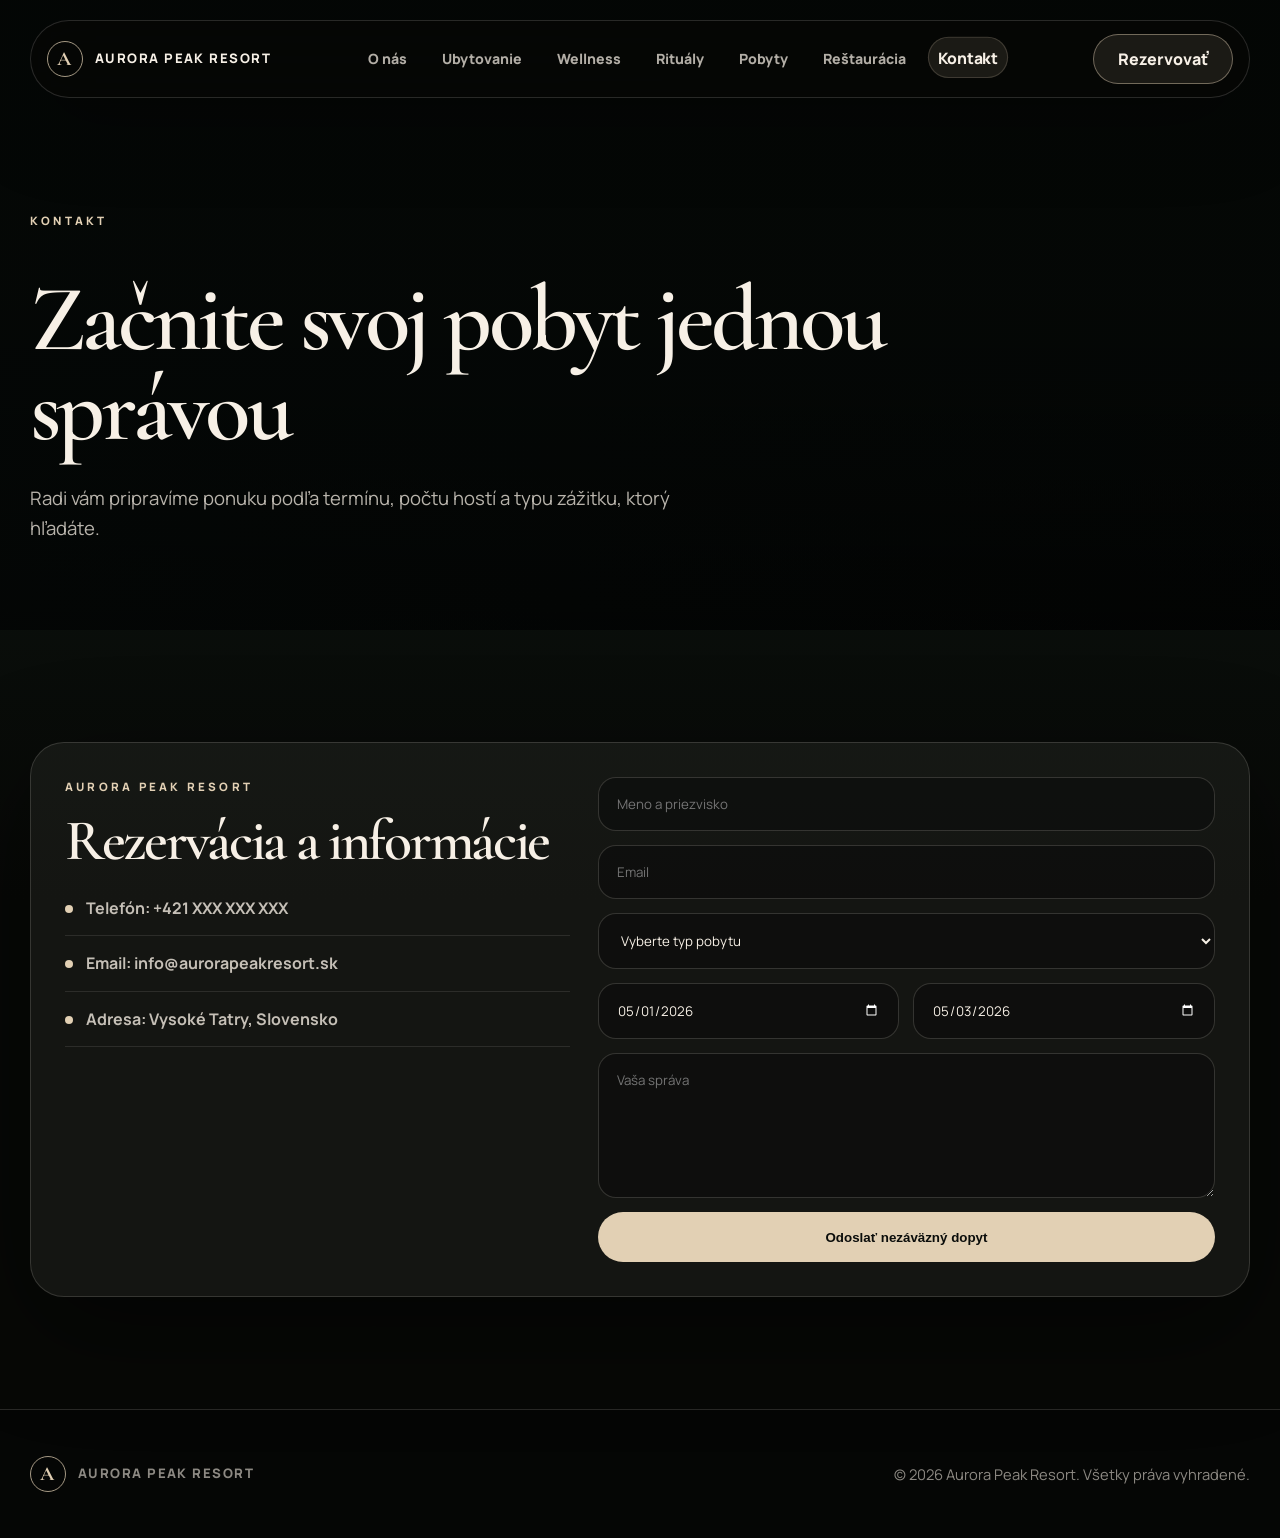
<file: kontakt.html>
<!DOCTYPE html>
<html lang="sk">
<head>
  <meta charset="UTF-8"/>
  <meta name="viewport" content="width=device-width, initial-scale=1.0"/>
  <title>Aurora Peak Resort | Kontakt</title>
  <meta name="description" content="Aurora Peak Resort — luxusný horský wellness resort v objatí prírody."/>
  <link rel="preconnect" href="https://fonts.googleapis.com">
  <link rel="preconnect" href="https://fonts.gstatic.com" crossorigin>
  <link href="https://fonts.googleapis.com/css2?family=Cormorant+Garamond:wght@500;600;700&family=Manrope:wght@300;400;500;600;700;800&display=swap" rel="stylesheet">
  <link rel="stylesheet" href="assets/style.css"/>
</head>
<body>
  <nav class="nav">
    <a class="logo" href="index.html"><span class="logo-mark">A</span><span>Aurora Peak Resort</span></a>
    <div class="nav-links"><a class="" href="index.html"><span>O nás</span></a>
<a class="" href="ubytovanie.html"><span>Ubytovanie</span></a>
<a class="" href="wellness.html"><span>Wellness</span></a>
<a class="" href="ritualy.html"><span>Rituály</span></a>
<a class="" href="pobyty.html"><span>Pobyty</span></a>
<a class="" href="restauracia.html"><span>Reštaurácia</span></a>
<a class="active" href="kontakt.html"><span>Kontakt</span></a></div>
    <button class="mobile-toggle">Menu</button>
    <a href="kontakt.html" class="btn">Rezervovať</a>
  </nav>
  
<header class="hero compact">
  <div class="hero-bg" style="background-image:url(https://images.unsplash.com/photo-1448375240586-882707db888b?auto=format&fit=crop&w=2400&q=90)"></div>
  <div class="container hero-content"><div class="eyebrow">Kontakt</div><h1>Začnite svoj pobyt jednou správou</h1><p>Radi vám pripravíme ponuku podľa termínu, počtu hostí a typu zážitku, ktorý hľadáte.</p></div>
</header>
<main><section><div class="container"><div class="contact-panel reveal">
<div>
<div class="eyebrow">Aurora Peak Resort</div><h2>Rezervácia a informácie</h2>
<div class="feature-list">
<div class="feature"><span class="dot"></span>Telefón: +421 XXX XXX XXX</div>
<div class="feature"><span class="dot"></span>Email: info@aurorapeakresort.sk</div>
<div class="feature"><span class="dot"></span>Adresa: Vysoké Tatry, Slovensko</div>
</div>
</div>
<form>
<input placeholder="Meno a priezvisko">
<input placeholder="Email">
<select>
<option>Vyberte typ pobytu</option>
<option>Romantic Escape</option>
<option>Alpine Detox</option>
<option>Gourmet & Spa</option>
<option>Weekend In Silence</option>
<option>Wellness Escape 5 Nights</option>
<option>Luxury Honeymoon</option>
<option>Corporate Retreat</option>
<option>Winter Wellness</option>
<option>Family Escape</option>
<option>Premium Relax Week</option>
<option>Nature & Spa</option>
<option>Private Spa Night</option>
</select>
<div class="date-grid">
<input type="date" min="2026-05-01" value="2026-05-01" aria-label="Dátum príchodu">
<input type="date" min="2026-05-02" value="2026-05-03" aria-label="Dátum odchodu">
</div>
<textarea placeholder="Vaša správa"></textarea>
<button class="btn primary" type="button">Odoslať nezáväzný dopyt</button>
</form>
</div></div></section></main>

  
  <footer>
    <div class="container footer-grid">
      <div class="logo"><span class="logo-mark">A</span><span>Aurora Peak Resort</span></div>
      <div>© 2026 Aurora Peak Resort. Všetky práva vyhradené.</div>
    </div>
  </footer>
  <script src="assets/script.js"></script>
</body>
</html>
</file>
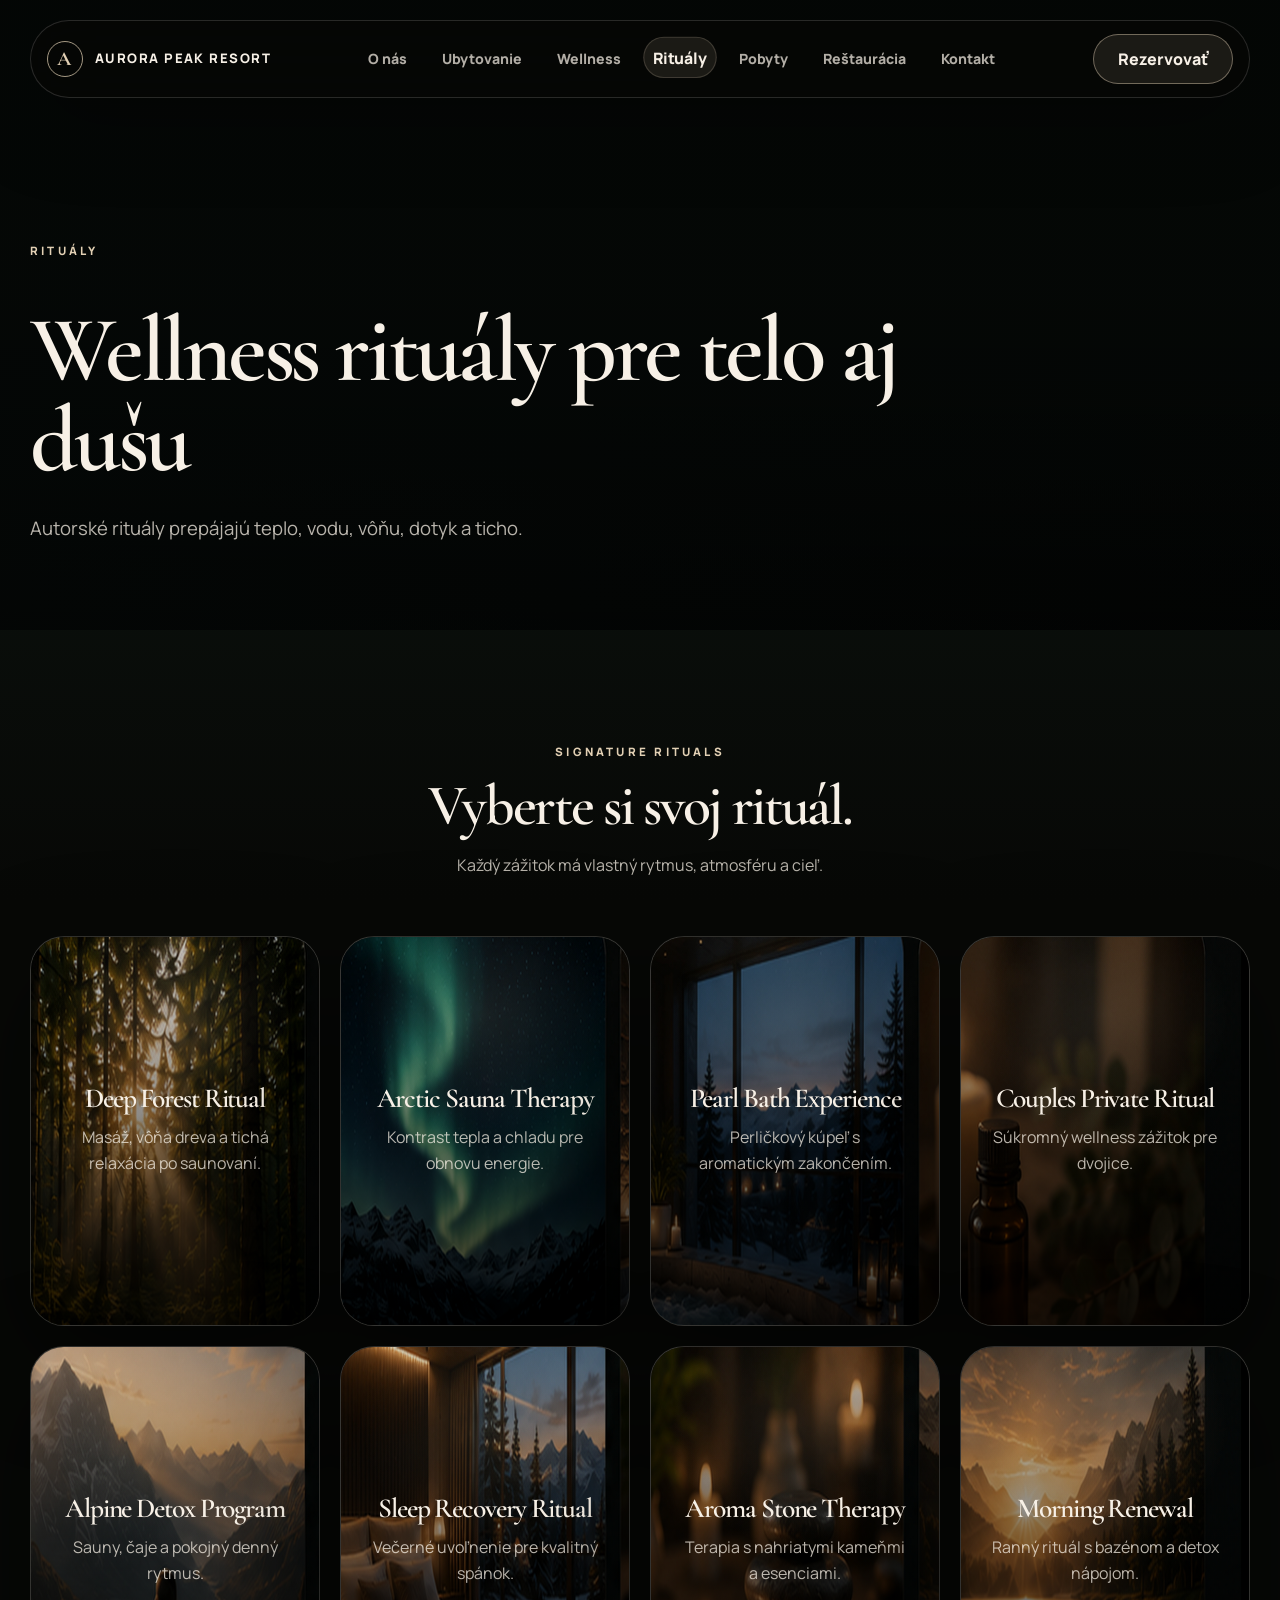
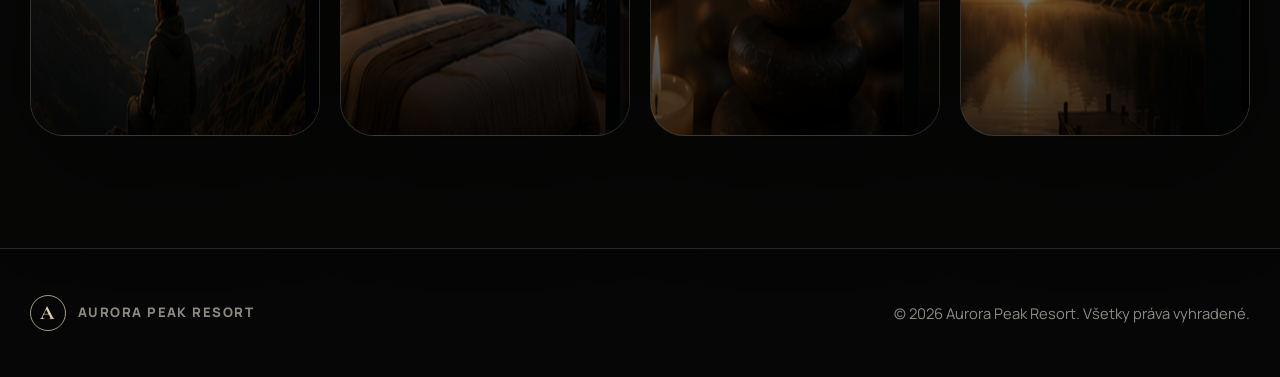
<file: ritualy.html>
<!DOCTYPE html>
<html lang="sk">
<head>
  <meta charset="UTF-8"/>
  <meta name="viewport" content="width=device-width, initial-scale=1.0"/>
  <title>Aurora Peak Resort | Rituály</title>
  <meta name="description" content="Aurora Peak Resort — luxusný horský wellness resort v objatí prírody."/>
  <link rel="preconnect" href="https://fonts.googleapis.com">
  <link rel="preconnect" href="https://fonts.gstatic.com" crossorigin>
  <link href="https://fonts.googleapis.com/css2?family=Cormorant+Garamond:wght@500;600;700&family=Manrope:wght@300;400;500;600;700;800&display=swap" rel="stylesheet">
  <link rel="stylesheet" href="assets/style.css"/>
</head>
<body>
  <nav class="nav">
    <a class="logo" href="index.html"><span class="logo-mark">A</span><span>Aurora Peak Resort</span></a>
    <div class="nav-links"><a class="" href="index.html"><span>O nás</span></a>
<a class="" href="ubytovanie.html"><span>Ubytovanie</span></a>
<a class="" href="wellness.html"><span>Wellness</span></a>
<a class="active" href="ritualy.html"><span>Rituály</span></a>
<a class="" href="pobyty.html"><span>Pobyty</span></a>
<a class="" href="restauracia.html"><span>Reštaurácia</span></a>
<a class="" href="kontakt.html"><span>Kontakt</span></a></div>
    <button class="mobile-toggle">Menu</button>
    <a href="kontakt.html" class="btn">Rezervovať</a>
  </nav>
  
<header class="hero compact">
  <div class="hero-bg" style="background-image:url(https://images.unsplash.com/photo-1519823551278-64ac92734fb1?auto=format&fit=crop&w=2400&q=90)"></div>
  <div class="container hero-content"><div class="eyebrow">Rituály</div><h1>Wellness rituály pre telo aj dušu</h1><p>Autorské rituály prepájajú teplo, vodu, vôňu, dotyk a ticho.</p></div>
</header>
<main><section><div class="container"><div class="center-head reveal"><div class="eyebrow">Signature rituals</div><h2>Vyberte si svoj rituál.</h2><p>Každý zážitok má vlastný rytmus, atmosféru a cieľ.</p></div><div class="grid-4"><article class="card tile-card reveal"><div class="image"><img src="assets/ritual-deep-forest-clean-final.jpg" alt="Deep Forest Ritual"></div><div class="tile-center"><h3>Deep Forest Ritual</h3><p>Masáž, vôňa dreva a tichá relaxácia po saunovaní.</p></div></article><article class="card tile-card reveal"><div class="image"><img src="assets/ritual-arctic-sauna-clean-final.jpg" alt="Arctic Sauna Therapy"></div><div class="tile-center"><h3>Arctic Sauna Therapy</h3><p>Kontrast tepla a chladu pre obnovu energie.</p></div></article><article class="card tile-card reveal"><div class="image"><img src="assets/ritual-pearl-bath-clean-final.jpg" alt="Pearl Bath Experience"></div><div class="tile-center"><h3>Pearl Bath Experience</h3><p>Perličkový kúpeľ s aromatickým zakončením.</p></div></article><article class="card tile-card reveal"><div class="image"><img src="assets/ritual-couples-private-clean-final.jpg" alt="Couples Private Ritual"></div><div class="tile-center"><h3>Couples Private Ritual</h3><p>Súkromný wellness zážitok pre dvojice.</p></div></article><article class="card tile-card reveal"><div class="image"><img src="assets/ritual-alpine-detox-clean-final.jpg" alt="Alpine Detox Program"></div><div class="tile-center"><h3>Alpine Detox Program</h3><p>Sauny, čaje a pokojný denný rytmus.</p></div></article><article class="card tile-card reveal"><div class="image"><img src="assets/ritual-sleep-recovery-clean-final.jpg" alt="Sleep Recovery Ritual"></div><div class="tile-center"><h3>Sleep Recovery Ritual</h3><p>Večerné uvoľnenie pre kvalitný spánok.</p></div></article><article class="card tile-card reveal"><div class="image"><img src="assets/ritual-aroma-stone-clean-final.jpg" alt="Aroma Stone Therapy"></div><div class="tile-center"><h3>Aroma Stone Therapy</h3><p>Terapia s nahriatymi kameňmi a esenciami.</p></div></article><article class="card tile-card reveal"><div class="image"><img src="assets/ritual-morning-renewal-clean-final.jpg" alt="Morning Renewal"></div><div class="tile-center"><h3>Morning Renewal</h3><p>Ranný rituál s bazénom a detox nápojom.</p></div></article></div></div></section></main>

  
  <footer>
    <div class="container footer-grid">
      <div class="logo"><span class="logo-mark">A</span><span>Aurora Peak Resort</span></div>
      <div>© 2026 Aurora Peak Resort. Všetky práva vyhradené.</div>
    </div>
  </footer>
  <script src="assets/script.js"></script>
</body>
</html>
</file>
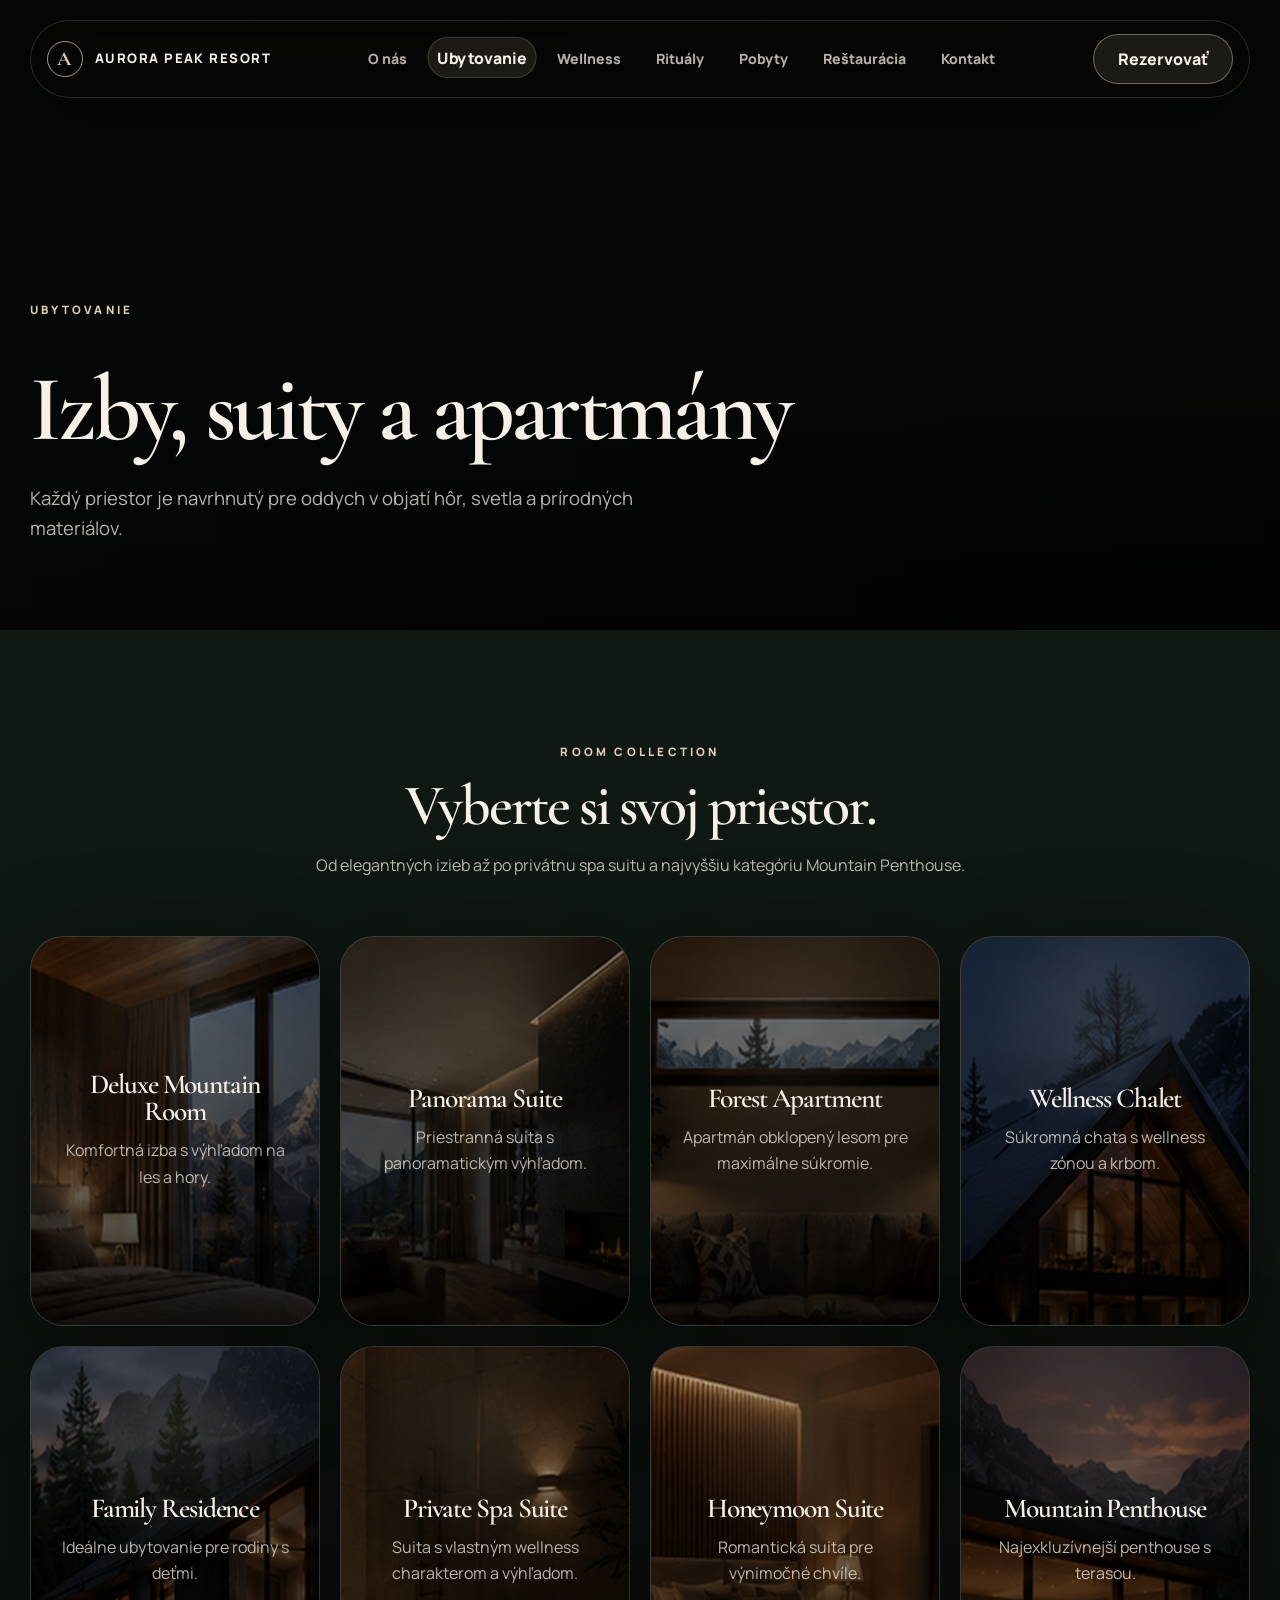
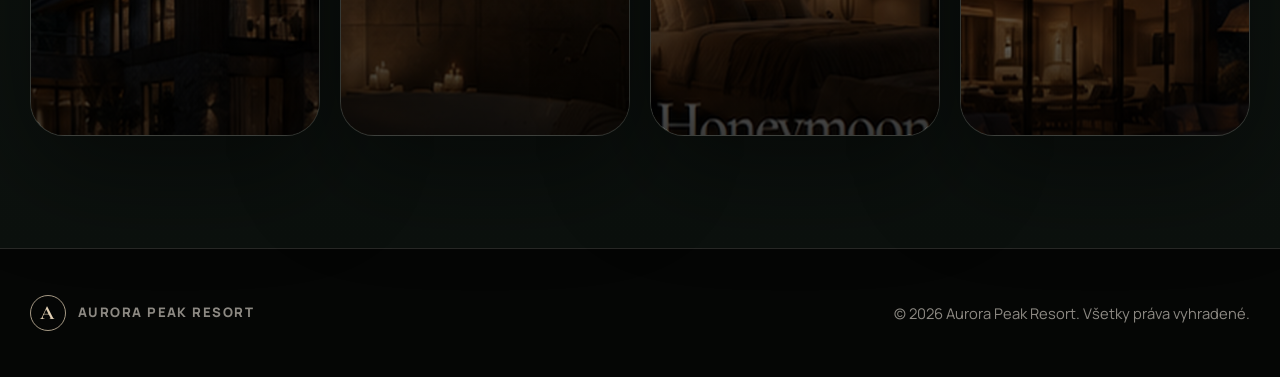
<file: ubytovanie.html>
<!DOCTYPE html>
<html lang="sk">
<head>
  <meta charset="UTF-8"/>
  <meta name="viewport" content="width=device-width, initial-scale=1.0"/>
  <title>Aurora Peak Resort | Ubytovanie</title>
  <meta name="description" content="Aurora Peak Resort — luxusný horský wellness resort v objatí prírody."/>
  <link rel="preconnect" href="https://fonts.googleapis.com">
  <link rel="preconnect" href="https://fonts.gstatic.com" crossorigin>
  <link href="https://fonts.googleapis.com/css2?family=Cormorant+Garamond:wght@500;600;700&family=Manrope:wght@300;400;500;600;700;800&display=swap" rel="stylesheet">
  <link rel="stylesheet" href="assets/style.css"/>
</head>
<body>
  <nav class="nav">
    <a class="logo" href="index.html"><span class="logo-mark">A</span><span>Aurora Peak Resort</span></a>
    <div class="nav-links"><a class="" href="index.html"><span>O nás</span></a>
<a class="active" href="ubytovanie.html"><span>Ubytovanie</span></a>
<a class="" href="wellness.html"><span>Wellness</span></a>
<a class="" href="ritualy.html"><span>Rituály</span></a>
<a class="" href="pobyty.html"><span>Pobyty</span></a>
<a class="" href="restauracia.html"><span>Reštaurácia</span></a>
<a class="" href="kontakt.html"><span>Kontakt</span></a></div>
    <button class="mobile-toggle">Menu</button>
    <a href="kontakt.html" class="btn">Rezervovať</a>
  </nav>
  
<header class="hero compact">
  <div class="hero-bg" style="background-image:url(https://images.unsplash.com/photo-1600585154526-990dced4db0d?auto=format&fit=crop&w=2400&q=90)"></div>
  <div class="container hero-content"><div class="eyebrow">Ubytovanie</div><h1>Izby, suity a apartmány</h1><p>Každý priestor je navrhnutý pre oddych v objatí hôr, svetla a prírodných materiálov.</p></div>
</header>
<main><section style="background:linear-gradient(180deg,#101913,#0c110e)"><div class="container"><div class="center-head reveal"><div class="eyebrow">Room collection</div><h2>Vyberte si svoj priestor.</h2><p>Od elegantných izieb až po privátnu spa suitu a najvyššiu kategóriu Mountain Penthouse.</p></div><div class="grid-4"><article class="card tile-card reveal"><div class="image"><img src="assets/ubytovanie-deluxe-mountain-room-clean.jpg" alt="Deluxe Mountain Room"></div><div class="tile-center"><h3>Deluxe Mountain Room</h3><p>Komfortná izba s výhľadom na les a hory.</p></div></article><article class="card tile-card reveal"><div class="image"><img src="assets/ubytovanie-panorama-suite-clean.jpg" alt="Panorama Suite"></div><div class="tile-center"><h3>Panorama Suite</h3><p>Priestranná suita s panoramatickým výhľadom.</p></div></article><article class="card tile-card reveal"><div class="image"><img src="assets/ubytovanie-forest-apartment-clean.jpg" alt="Forest Apartment"></div><div class="tile-center"><h3>Forest Apartment</h3><p>Apartmán obklopený lesom pre maximálne súkromie.</p></div></article><article class="card tile-card reveal"><div class="image"><img src="assets/ubytovanie-wellness-chalet-clean.jpg" alt="Wellness Chalet"></div><div class="tile-center"><h3>Wellness Chalet</h3><p>Súkromná chata s wellness zónou a krbom.</p></div></article><article class="card tile-card reveal"><div class="image"><img src="assets/ubytovanie-family-residence-clean.jpg" alt="Family Residence"></div><div class="tile-center"><h3>Family Residence</h3><p>Ideálne ubytovanie pre rodiny s deťmi.</p></div></article><article class="card tile-card reveal"><div class="image"><img src="assets/ubytovanie-private-spa-suite-clean.jpg" alt="Private Spa Suite"></div><div class="tile-center"><h3>Private Spa Suite</h3><p>Suita s vlastným wellness charakterom a výhľadom.</p></div></article><article class="card tile-card reveal"><div class="image"><img src="assets/ubytovanie-honeymoon-suite-clean.jpg" alt="Honeymoon Suite"></div><div class="tile-center"><h3>Honeymoon Suite</h3><p>Romantická suita pre výnimočné chvíle.</p></div></article><article class="card tile-card reveal"><div class="image"><img src="assets/ubytovanie-mountain-penthouse-clean.jpg" alt="Mountain Penthouse"></div><div class="tile-center"><h3>Mountain Penthouse</h3><p>Najexkluzívnejší penthouse s terasou.</p></div></article></div></div></section></main>

  
  <footer>
    <div class="container footer-grid">
      <div class="logo"><span class="logo-mark">A</span><span>Aurora Peak Resort</span></div>
      <div>© 2026 Aurora Peak Resort. Všetky práva vyhradené.</div>
    </div>
  </footer>
  <script src="assets/script.js"></script>
</body>
</html>
</file>
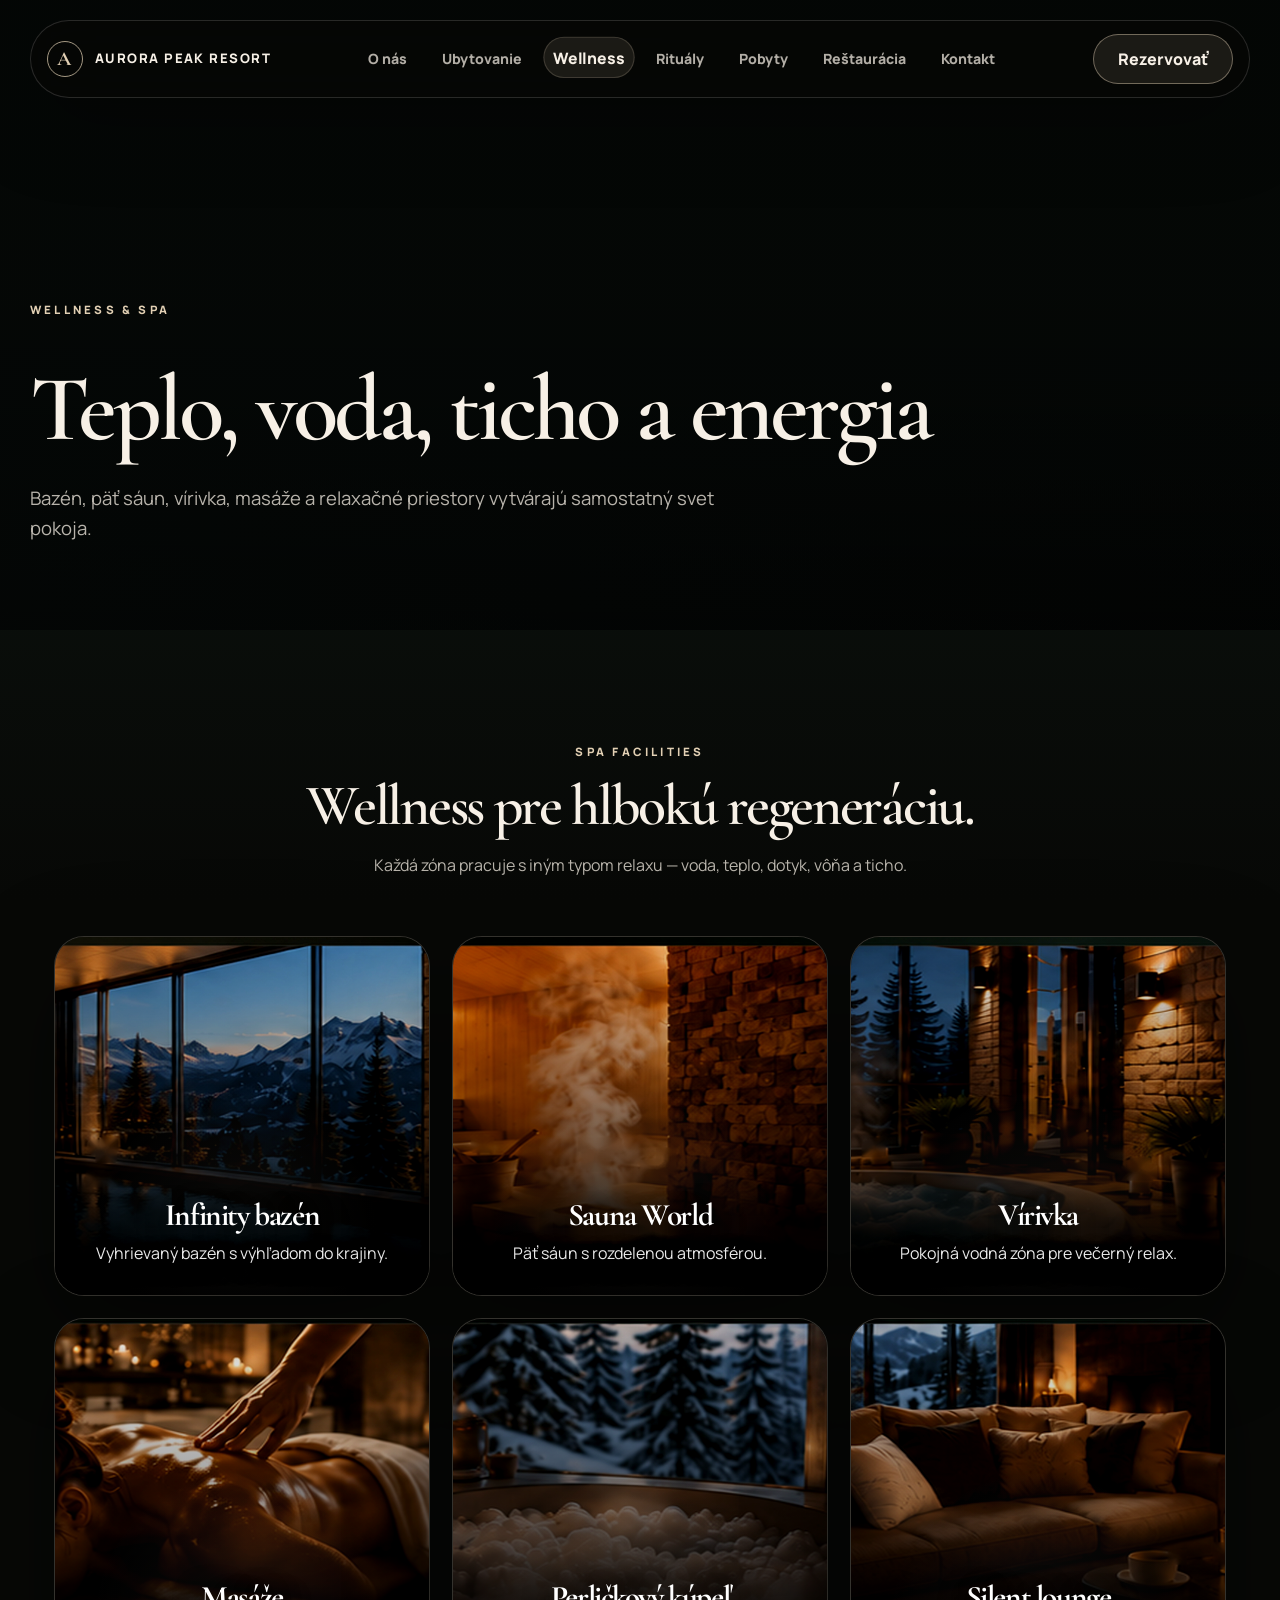
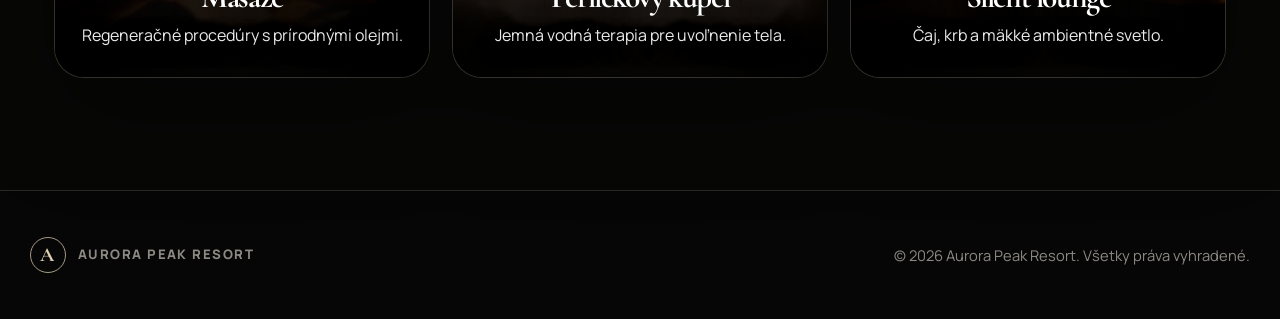
<file: wellness.html>
<!DOCTYPE html>
<html lang="sk">
<head>
  <meta charset="UTF-8"/>
  <meta name="viewport" content="width=device-width, initial-scale=1.0"/>
  <title>Aurora Peak Resort | Wellness</title>
  <meta name="description" content="Aurora Peak Resort — luxusný horský wellness resort v objatí prírody."/>
  <link rel="preconnect" href="https://fonts.googleapis.com">
  <link rel="preconnect" href="https://fonts.gstatic.com" crossorigin>
  <link href="https://fonts.googleapis.com/css2?family=Cormorant+Garamond:wght@500;600;700&family=Manrope:wght@300;400;500;600;700;800&display=swap" rel="stylesheet">
  <link rel="stylesheet" href="assets/style.css"/>
</head>
<body>
  <nav class="nav">
    <a class="logo" href="index.html"><span class="logo-mark">A</span><span>Aurora Peak Resort</span></a>
    <div class="nav-links"><a class="" href="index.html"><span>O nás</span></a>
<a class="" href="ubytovanie.html"><span>Ubytovanie</span></a>
<a class="active" href="wellness.html"><span>Wellness</span></a>
<a class="" href="ritualy.html"><span>Rituály</span></a>
<a class="" href="pobyty.html"><span>Pobyty</span></a>
<a class="" href="restauracia.html"><span>Reštaurácia</span></a>
<a class="" href="kontakt.html"><span>Kontakt</span></a></div>
    <button class="mobile-toggle">Menu</button>
    <a href="kontakt.html" class="btn">Rezervovať</a>
  </nav>
  
<header class="hero compact">
  <div class="hero-bg" style="background-image:url(https://images.unsplash.com/photo-1540555700478-4be289fbecef?auto=format&fit=crop&w=2400&q=90)"></div>
  <div class="container hero-content"><div class="eyebrow">Wellness & Spa</div><h1>Teplo, voda, ticho a energia</h1><p>Bazén, päť sáun, vírivka, masáže a relaxačné priestory vytvárajú samostatný svet pokoja.</p></div>
</header>
<main><section><div class="container"><div class="center-head reveal"><div class="eyebrow">Spa facilities</div><h2>Wellness pre hlbokú regeneráciu.</h2><p>Každá zóna pracuje s iným typom relaxu — voda, teplo, dotyk, vôňa a ticho.</p></div>

<div class="wellness-grid">
    <article class="wellness-card reveal">
        <img src="assets/wellness-infinity-final-clean.jpg" alt="Infinity bazén">
        <div class="wellness-content">
            <h3>Infinity bazén</h3>
            <p>Vyhrievaný bazén s výhľadom do krajiny.</p>
        </div>
    </article>

    <article class="wellness-card reveal">
        <img src="assets/wellness-sauna-final-clean.jpg" alt="Sauna World">
        <div class="wellness-content">
            <h3>Sauna World</h3>
            <p>Päť sáun s rozdelenou atmosférou.</p>
        </div>
    </article>

    <article class="wellness-card reveal">
        <img src="assets/wellness-virivka-final-clean.jpg" alt="Vírivka">
        <div class="wellness-content">
            <h3>Vírivka</h3>
            <p>Pokojná vodná zóna pre večerný relax.</p>
        </div>
    </article>

    <article class="wellness-card reveal">
        <img src="assets/wellness-masaze-final-clean.jpg" alt="Masáže">
        <div class="wellness-content">
            <h3>Masáže</h3>
            <p>Regeneračné procedúry s prírodnými olejmi.</p>
        </div>
    </article>

    <article class="wellness-card reveal">
        <img src="assets/wellness-perlickovy-final-clean.jpg" alt="Perličkový kúpeľ">
        <div class="wellness-content">
            <h3>Perličkový kúpeľ</h3>
            <p>Jemná vodná terapia pre uvoľnenie tela.</p>
        </div>
    </article>

    <article class="wellness-card reveal">
        <img src="assets/wellness-lounge-final-clean.jpg" alt="Silent lounge">
        <div class="wellness-content">
            <h3>Silent lounge</h3>
            <p>Čaj, krb a mäkké ambientné svetlo.</p>
        </div>
    </article>
</div>

</div>
</section></main>

  
  <footer>
    <div class="container footer-grid">
      <div class="logo"><span class="logo-mark">A</span><span>Aurora Peak Resort</span></div>
      <div>© 2026 Aurora Peak Resort. Všetky práva vyhradené.</div>
    </div>
  </footer>
  <script src="assets/script.js"></script>
</body>
</html>
</file>
<file: assets/style.css>
:root{
  --obsidian:#070806;
  --black:#0b0d0b;
  --forest:#111d17;
  --moss:#26372e;
  --ivory:#f7f0e6;
  --cream:#e2d0b4;
  --gold:#c8a96b;
  --muted:rgba(247,240,230,.74);
  --line:rgba(247,240,230,.15);
  --shadow:0 34px 110px rgba(0,0,0,.48);
  --r:34px;
  --r2:22px;
  --ease:520ms cubic-bezier(.18,.84,.22,1);
}
*{box-sizing:border-box;margin:0;padding:0}
html{scroll-behavior:smooth}
body{
  font-family:Manrope,Inter,system-ui,sans-serif;
  background:var(--obsidian);
  color:var(--ivory);
  line-height:1.65;
  overflow-x:hidden;
}
body::before{
  content:"";position:fixed;inset:0;z-index:-1;pointer-events:none;
  background:
    radial-gradient(circle at 14% 4%,rgba(200,169,107,.10),transparent 30%),
    radial-gradient(circle at 82% 12%,rgba(38,55,46,.38),transparent 34%),
    linear-gradient(180deg,var(--obsidian),#0b110d 48%,var(--obsidian));
}
img{display:block;width:100%;height:100%;object-fit:cover}
a{text-decoration:none;color:inherit}
.container{width:min(1220px,calc(100% - 48px));margin:0 auto}
h1,h2,h3{
  font-family:"Cormorant Garamond","Playfair Display",serif;
  font-weight:600;
  line-height:.96;
  letter-spacing:-.04em;
}
h1{font-size:clamp(3.1rem,7.3vw,7.65rem);max-width:1040px}
h2{font-size:clamp(2.15rem,4.5vw,5.05rem)}
h3{font-size:clamp(1.45rem,2.15vw,2.35rem)}
p{color:var(--muted);font-size:clamp(1rem,1.05vw,1.15rem)}
.eyebrow{
  color:var(--cream);
  text-transform:uppercase;
  letter-spacing:.28em;
  font-size:.72rem;
  font-weight:800;
  margin-bottom:1.1rem;
}
.nav{
  position:fixed;top:20px;left:50%;transform:translateX(-50%);
  width:min(1220px,calc(100% - 30px));z-index:100;
  display:flex;align-items:center;justify-content:space-between;gap:18px;
  padding:13px 16px;border:1px solid var(--line);border-radius:999px;
  background:rgba(7,8,6,.62);backdrop-filter:blur(24px);
  box-shadow:0 22px 80px rgba(0,0,0,.34);
}
.logo{display:flex;align-items:center;gap:12px;font-size:.82rem;text-transform:uppercase;letter-spacing:.11em;font-weight:900;white-space:nowrap}
.logo-mark{width:36px;height:36px;border-radius:999px;display:grid;place-items:center;border:1px solid rgba(226,208,180,.72);color:var(--cream);font-family:"Cormorant Garamond",serif;font-size:1.25rem}
.nav-links{display:flex;align-items:center;gap:7px}
.nav-links a{
  position:relative;padding:12px 14px;border-radius:999px;
  color:rgba(247,240,230,.72);font-size:.88rem;font-weight:800;
  transition:var(--ease);transform-origin:center;
}
.nav-links a::before{
  content:"";position:absolute;inset:5px;border-radius:999px;
  background:rgba(226,208,180,.10);border:1px solid rgba(226,208,180,0);
  transform:scale(.72);opacity:0;transition:var(--ease);
}
.nav-links a:hover,.nav-links a.active{color:var(--ivory);transform:scale(1.115) translateY(-1px)}
.nav-links a:hover::before,.nav-links a.active::before{opacity:1;transform:scale(1);border-color:rgba(226,208,180,.18)}
.nav-links span{position:relative;z-index:1}
.btn{
  display:inline-flex;align-items:center;justify-content:center;min-height:50px;
  padding:0 24px;border-radius:999px;border:1px solid rgba(226,208,180,.44);
  background:rgba(226,208,180,.10);color:var(--ivory);font-weight:900;
  transition:var(--ease);cursor:pointer;white-space:nowrap;
}
.btn:hover{transform:translateY(-4px) scale(1.035);color:var(--black);background:var(--cream);box-shadow:0 18px 52px rgba(200,169,107,.20)}
.btn.primary{background:var(--cream);color:var(--black)}
.btn.primary:hover{background:var(--ivory)}
.mobile-toggle{display:none;background:transparent;color:var(--ivory);border:1px solid var(--line);border-radius:999px;padding:10px 13px;font-weight:900}
.hero{
  position:relative;min-height:100vh;display:flex;align-items:flex-end;
  padding:154px 0 86px;overflow:hidden;isolation:isolate;
}
.hero.compact{min-height:70vh}
.hero::before{
  content:"";position:absolute;inset:0;z-index:-1;
  background:
    linear-gradient(90deg,rgba(7,8,6,.72),rgba(7,8,6,.22) 52%,rgba(7,8,6,.66)),
    linear-gradient(180deg,rgba(7,8,6,.05),rgba(7,8,6,.54) 58%,var(--obsidian));
}
.hero-slider,.hero-bg{position:absolute;inset:0;z-index:-2}
.slide{
  position:absolute;inset:0;background-size:cover;background-position:center;
  opacity:0;transform:scale(1.08);animation:fadeHero 32s infinite;
}
.slide:nth-child(1){animation-delay:0s}.slide:nth-child(2){animation-delay:8s}.slide:nth-child(3){animation-delay:16s}.slide:nth-child(4){animation-delay:24s}
.hero-bg{background-size:cover;background-position:center;animation:slowZoom 16s ease-in-out infinite alternate}
@keyframes fadeHero{0%{opacity:0;transform:scale(1.08)}9%{opacity:1}30%{opacity:1}42%{opacity:0;transform:scale(1.015)}100%{opacity:0}}
@keyframes slowZoom{from{transform:scale(1.06)}to{transform:scale(1)}}
.hero-content{display:grid;gap:28px;animation:rise 1s ease both}
.hero-content p{max-width:690px;font-size:clamp(1.04rem,1.45vw,1.18rem)}
.actions{display:flex;gap:14px;flex-wrap:wrap}
.hero-note{position:absolute;right:36px;bottom:52px;writing-mode:vertical-rl;text-transform:uppercase;letter-spacing:.25em;color:rgba(247,240,230,.48);font-size:.72rem}
section{padding:112px 0}
.section-head{display:grid;grid-template-columns:1.08fr .92fr;gap:50px;align-items:end;margin-bottom:58px}
.center-head{text-align:center;max-width:900px;margin:0 auto 58px}
.center-head p{margin:18px auto 0;max-width:680px}
.grid-2{display:grid;grid-template-columns:repeat(2,1fr);gap:20px}
.grid-3{display:grid;grid-template-columns:repeat(3,1fr);gap:20px}
.grid-4{display:grid;grid-template-columns:repeat(4,1fr);gap:20px}
.card{
  position:relative;border:1px solid var(--line);border-radius:var(--r);
  background:linear-gradient(180deg,rgba(247,240,230,.075),rgba(247,240,230,.026));
  overflow:hidden;box-shadow:var(--shadow);transition:var(--ease);
}
.card:hover{transform:translateY(-10px)}
.tile-card{
  min-height:390px;
  cursor:pointer;
}
.tile-card .image{position:absolute;inset:0;transition:1100ms cubic-bezier(.18,.84,.22,1)}
.tile-card:hover .image{transform:scale(1.075)}
.tile-card::after{
  content:"";position:absolute;inset:0;
  background:
    radial-gradient(circle at 50% 20%,rgba(226,208,180,.10),transparent 36%),
    linear-gradient(180deg,rgba(0,0,0,.18),rgba(0,0,0,.76));
}
.tile-center{
  position:absolute;inset:0;z-index:2;
  display:flex;flex-direction:column;align-items:center;justify-content:center;
  text-align:center;padding:30px;
}
.tile-center h3{max-width:320px}
.tile-center p{max-width:300px;margin:12px auto 0}
.tile-center .price{margin-top:14px}
.price{font-weight:900;color:var(--cream);font-size:1.1rem}
.split{background:linear-gradient(135deg,rgba(19,32,26,.98),rgba(7,8,6,.98))}
.split-layout{display:grid;grid-template-columns:.86fr 1.14fr;gap:56px;align-items:center}
.image-frame{min-height:640px;border-radius:var(--r);overflow:hidden;border:1px solid var(--line);box-shadow:var(--shadow)}
.feature-list{display:grid;gap:14px;margin:26px 0}
.feature{display:flex;gap:13px;padding-bottom:14px;border-bottom:1px solid rgba(247,240,230,.10);color:rgba(247,240,230,.78);font-weight:700}
.dot{width:8px;height:8px;background:var(--cream);border-radius:999px;margin-top:10px;flex:none}
.contact-panel{display:grid;grid-template-columns:.9fr 1.1fr;gap:28px;padding:34px;border-radius:var(--r);border:1px solid var(--line);background:rgba(247,240,230,.055);box-shadow:var(--shadow)}
input,textarea,select{width:100%;padding:17px 18px;border-radius:18px;border:1px solid rgba(247,240,230,.16);background:rgba(7,8,6,.36);color:var(--ivory);font-family:inherit;outline:none}
textarea{min-height:145px;resize:vertical}
form{display:grid;gap:14px}
.modal{
  position:fixed;inset:0;z-index:200;
  display:none;place-items:center;
  padding:24px;
  background:rgba(0,0,0,.72);
  backdrop-filter:blur(12px);
}
.modal.open{display:grid}
.modal-box{
  width:min(760px,100%);
  border-radius:32px;
  border:1px solid rgba(247,240,230,.18);
  background:linear-gradient(135deg,rgba(18,28,22,.98),rgba(7,8,6,.98));
  box-shadow:0 34px 120px rgba(0,0,0,.65);
  overflow:hidden;
}
.modal-img{height:260px}
.modal-content{padding:34px}
.modal-content h3{margin-bottom:12px}
.modal-list{display:grid;gap:10px;margin:18px 0;color:var(--muted)}
.modal-close{float:right;background:rgba(247,240,230,.08);border:1px solid var(--line);color:var(--ivory);border-radius:999px;padding:10px 14px;cursor:pointer;font-weight:900}
footer{padding:46px 0;background:#050605;border-top:1px solid var(--line)}
.footer-grid{display:flex;justify-content:space-between;align-items:center;gap:18px;color:rgba(247,240,230,.56);font-size:.92rem}
.reveal{opacity:0;transform:translateY(36px);transition:900ms cubic-bezier(.18,.84,.22,1)}
.reveal.visible{opacity:1;transform:translateY(0)}
@keyframes rise{from{opacity:0;transform:translateY(30px)}to{opacity:1;transform:translateY(0)}}
@media(max-width:1060px){
  .nav-links{display:none;position:absolute;left:0;right:0;top:78px;flex-direction:column;align-items:flex-start;background:rgba(7,8,6,.95);border:1px solid var(--line);border-radius:26px;padding:22px}
  .nav.open .nav-links{display:flex}
  .mobile-toggle{display:block}
  .section-head,.split-layout,.contact-panel{grid-template-columns:1fr}
  .grid-3,.grid-4{grid-template-columns:repeat(2,1fr)}
}
@media(max-width:680px){
  .container{width:min(100% - 28px,1220px)}
  .logo{font-size:.70rem}
  .nav{top:10px;padding:11px 12px}
  .nav>.btn{display:none}
  .hero{padding:125px 0 58px}
  .hero-note{display:none}
  .actions{flex-direction:column;align-items:stretch}
  section{padding:78px 0}
  .grid-2,.grid-3,.grid-4{grid-template-columns:1fr}
  .tile-card{min-height:370px}
  .image-frame{min-height:430px}
  .footer-grid{flex-direction:column;align-items:flex-start}
}


input[type="date"]{
  color-scheme: dark;
}
.date-grid{
  display:grid;
  grid-template-columns:1fr 1fr;
  gap:14px;
}
@media(max-width:680px){
  .date-grid{grid-template-columns:1fr}
}






/* WELLNESS — FINAL STABLE FIX */
main section .wellness-grid{
    width:min(1180px, calc(100% - 48px));
    margin:0 auto;
    display:grid;
    grid-template-columns:repeat(3,minmax(0,1fr));
    gap:22px;
}

main section .wellness-card{
    position:relative;
    overflow:hidden;
    border-radius:30px;
    height:360px;
    min-height:360px;
    background:#111;
    border:1px solid rgba(237,222,194,.16);
    box-shadow:0 34px 100px rgba(0,0,0,.42);
    isolation:isolate;
    transition:520ms cubic-bezier(.18,.84,.22,1);
}

main section .wellness-card:hover{
    transform:translateY(-8px);
}

main section .wellness-card > img{
    position:absolute;
    inset:0;
    width:100%;
    height:100%;
    object-fit:cover;
    object-position:center center;
    display:block;
    z-index:0;
    filter:saturate(1.05) contrast(1.04);
    transition:900ms cubic-bezier(.18,.84,.22,1);
}

main section .wellness-card:hover > img{
    transform:scale(1.055);
}

main section .wellness-card::before{
    content:"";
    position:absolute;
    inset:0;
    z-index:1;
    background:
      linear-gradient(to top,rgba(0,0,0,.78) 0%,rgba(0,0,0,.42) 44%,rgba(0,0,0,.08) 100%),
      radial-gradient(circle at 50% 84%,rgba(237,222,194,.10),transparent 42%);
}

main section .wellness-content{
    position:absolute;
    left:0;
    right:0;
    bottom:30px;
    z-index:2;
    padding:0 24px;
    text-align:center;
    color:#fff;
}

main section .wellness-content h3{
    font-family:"Cormorant Garamond","Playfair Display",Georgia,serif;
    font-size:clamp(1.78rem,2.45vw,2.45rem);
    line-height:1.02;
    margin:0 0 10px;
    font-weight:700;
    letter-spacing:-.045em;
    color:#fff;
    text-shadow:0 8px 30px rgba(0,0,0,.72);
}

main section .wellness-content p{
    max-width:360px;
    margin:0 auto;
    font-size:1rem;
    line-height:1.5;
    color:rgba(255,255,255,.92);
    text-shadow:0 6px 22px rgba(0,0,0,.76);
}

@media(max-width:1060px){
    main section .wellness-grid{grid-template-columns:repeat(2,minmax(0,1fr));}
}
@media(max-width:680px){
    main section .wellness-grid{
        width:min(100% - 28px,520px);
        grid-template-columns:1fr;
    }
    main section .wellness-card{
        height:340px;
        min-height:340px;
    }
}















/* FINAL CLEAN HERO SLIDER — no mirrored text, no baked buttons */
header.hero{
  position:relative;
  overflow:hidden;
  min-height:100vh;
  background:#050806;
}

header.hero .hero-slider-final-clean{
  position:absolute;
  inset:0;
  z-index:0;
  overflow:hidden;
  background:#050806;
}

header.hero .hero-slider-final-clean .hero-slide{
  position:absolute;
  inset:0;
  width:100%;
  height:100%;
  background-size:cover;
  background-position:center center;
  opacity:0;
  transform:scale(1.025);
  animation:finalCleanHeroFade 50s infinite ease-in-out;
  will-change:opacity, transform;
  filter:saturate(1.06) contrast(1.05);
}

header.hero .hero-slider-final-clean .hero-slide:nth-child(1){animation-delay:0s;}
header.hero .hero-slider-final-clean .hero-slide:nth-child(2){animation-delay:10s;}
header.hero .hero-slider-final-clean .hero-slide:nth-child(3){animation-delay:20s;}
header.hero .hero-slider-final-clean .hero-slide:nth-child(4){animation-delay:30s;}
header.hero .hero-slider-final-clean .hero-slide:nth-child(5){animation-delay:40s;}

header.hero::before{
  content:"";
  position:absolute;
  inset:0;
  z-index:1;
  pointer-events:none;
  background:
    linear-gradient(90deg, rgba(4,7,6,.76) 0%, rgba(4,7,6,.50) 44%, rgba(4,7,6,.18) 100%),
    linear-gradient(180deg, rgba(0,0,0,.12) 0%, rgba(0,0,0,.10) 48%, rgba(0,0,0,.72) 100%);
}

header.hero .container,
header.hero .hero-content,
header.hero .actions,
header.hero .eyebrow,
header.hero h1,
header.hero p{
  position:relative;
  z-index:2;
}

@keyframes finalCleanHeroFade{
  0%{opacity:0; transform:scale(1.025);}
  5%{opacity:1; transform:scale(1.018);}
  17%{opacity:1; transform:scale(1.006);}
  23%{opacity:0; transform:scale(1);}
  100%{opacity:0; transform:scale(1.025);}
}
</file>
